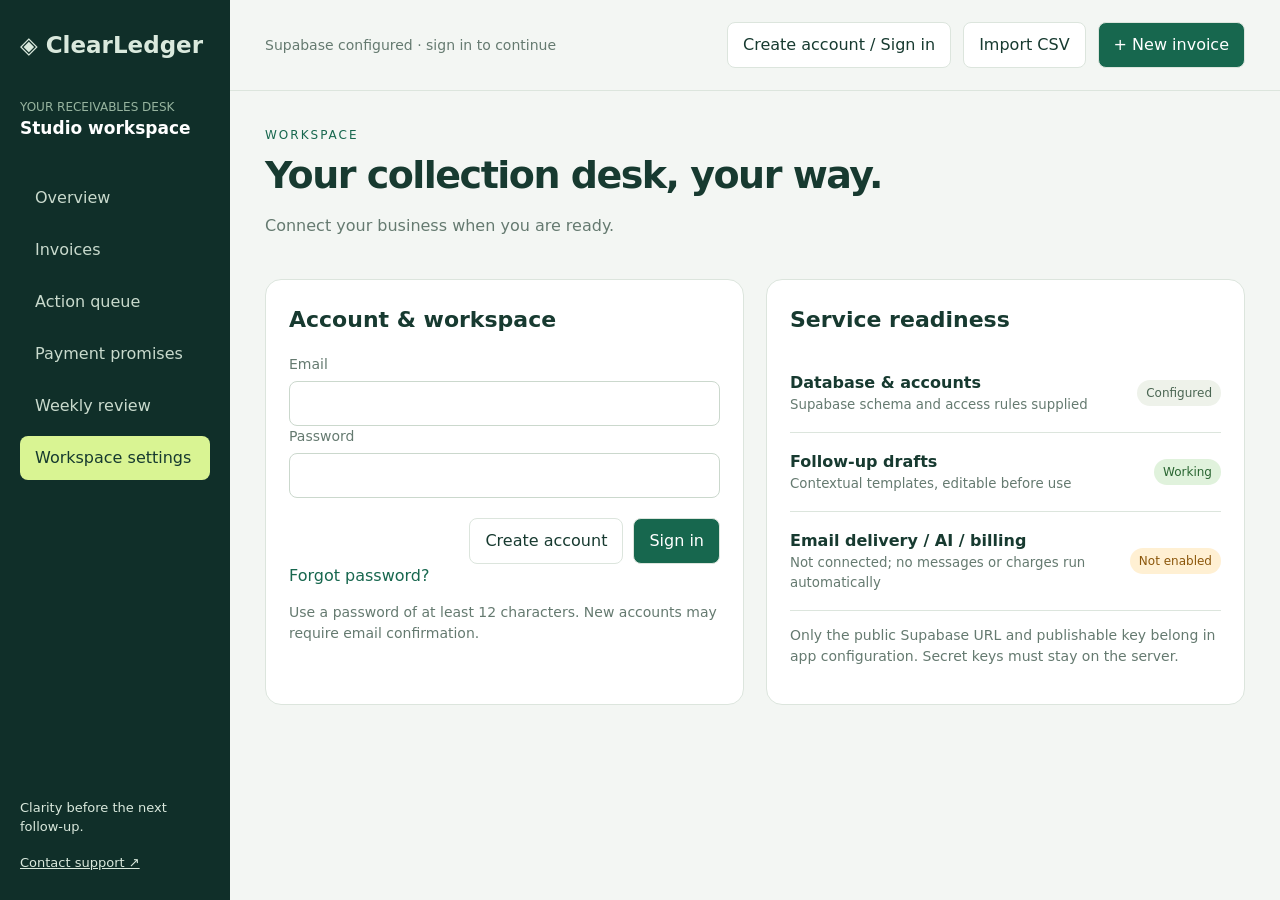
<file: index.html>
<!doctype html>
<html lang="en"><head><meta charset="utf-8"><meta name="viewport" content="width=device-width,initial-scale=1"><title>ClearLedger | Collection workspace</title><meta name="description" content="Turn overdue invoices into a clear action queue with owners, blockers, payment promises, and follow-up drafts."><link rel="stylesheet" href="app.css"></head><body>
<aside><a class="brand" href="index.html">&#9672; ClearLedger</a><div class="workspace">YOUR RECEIVABLES DESK<br><strong id="company">Studio workspace</strong></div><nav id="nav"><button data-view="overview">Overview</button><button data-view="invoices">Invoices</button><button data-view="actions">Action queue</button><button data-view="promises">Payment promises</button><button data-view="reports">Weekly review</button><button data-view="settings">Workspace settings</button></nav><div class="sidebar-bottom">Clarity before the next follow-up.<br><a href="mailto:kartikmarwari700@gmail.com">Contact support &#8599;</a></div></aside>
<main><header><span id="mode">Demo &middot; sample data on this device</span><button id="account">Create account / Sign in</button><button id="import">Import CSV</button><button class="primary" id="add">+ New invoice</button></header><div id="page"></div></main>
<dialog id="modal"><div id="modal-content"></div></dialog><div id="toast" role="status" aria-live="polite"></div><script src="config.js"></script><script src="core.js"></script><script src="app.js"></script><script src="account.js"></script></body></html>
</file>
<file: app.css>
:root{--ink:#173a30;--muted:#657a70;--line:#dce5dd;--green:#17674e}*{box-sizing:border-box}body{margin:0;background:#f3f6f3;color:var(--ink);font:16px/1.5 system-ui,sans-serif}button,input,select,textarea{font:inherit}button{cursor:pointer;border:1px solid var(--line);border-radius:8px;background:white;padding:10px 15px;color:var(--ink)}button:hover{background:#e0ecd9}button:disabled{opacity:.5}.primary{background:var(--green);color:white}a{color:inherit}aside{position:fixed;inset:0 auto 0 0;width:230px;background:#102f29;color:#dae9dd;padding:28px 20px;display:flex;flex-direction:column}.brand{font-size:23px;font-weight:700;text-decoration:none}.workspace{padding:35px 0;font-size:12px;color:#97b49f}.workspace strong{font-size:17px;color:white}nav{display:grid;gap:8px}nav button{text-align:left;background:transparent;border:0;color:#c9dacd}nav button.active{background:#d9f493;color:#173a30}.sidebar-bottom{margin-top:auto;font-size:13px}.sidebar-bottom a{display:block;margin-top:16px}main{margin-left:230px}header{display:flex;gap:12px;align-items:center;padding:22px 35px;border-bottom:1px solid var(--line)}header span{margin-right:auto;font-size:14px;color:var(--muted)}#page{padding:35px;max-width:1600px;margin:auto}h1{font-size:38px;line-height:1.15;letter-spacing:-1.5px;margin:10px 0}h2{font-size:22px;margin:0 0 18px}h3{font-size:17px;margin:0 0 10px}p{color:var(--muted)}.eyebrow{font-size:12px;letter-spacing:2px;color:var(--green)}.title{display:flex;justify-content:space-between;align-items:center;gap:15px;margin-bottom:25px}.cards{display:grid;grid-template-columns:repeat(4,1fr);gap:16px;margin:25px 0}.card,.panel{background:white;border:1px solid var(--line);border-radius:16px;padding:23px}.card small{font-size:14px;color:var(--muted)}.card strong{display:block;font-size:29px;margin:10px 0}.card:first-child{background:#173d31;color:white}.card:first-child small{color:#cbdccb}.grid{display:grid;grid-template-columns:1.6fr 1fr;gap:22px}.panel{margin-bottom:22px}.row{display:flex;justify-content:space-between;align-items:center;gap:20px;border-bottom:1px solid var(--line);padding:17px 0}.row:last-child{border:0}.row small{display:block;color:var(--muted)}.pill{display:inline-block;font-size:12px;background:#eef2ea;color:#4b6653;padding:4px 9px;border-radius:20px;white-space:nowrap}.warn{background:#fff0d3;color:#8b560a}.danger{background:#ffe7e2;color:#a34431}.good{background:#e0f2dc;color:#296531}
.toolbar{display:flex;gap:10px;flex-wrap:wrap;margin:20px 0}input,select,textarea{padding:11px;border:1px solid #cbd8cd;border-radius:8px;background:white;color:var(--ink);max-width:100%}textarea{width:100%;min-height:130px;resize:vertical}.toolbar input{flex:1;min-width:180px}.table-wrap{overflow:auto;background:white;border:1px solid var(--line);border-radius:14px}table{border-collapse:collapse;width:100%;font-size:14px}th{text-align:left;font-weight:500;color:var(--muted);background:#f8faf6}td,th{padding:16px;border-bottom:1px solid var(--line)}td strong{display:block}td small{color:var(--muted)}td button{padding:6px 10px}tbody tr:hover{background:#f7faf4}.empty{text-align:center;padding:45px 20px}.subtle{font-size:14px;color:var(--muted)}dialog{border:0;border-radius:20px;padding:28px;max-width:760px;width:calc(100% - 32px);max-height:90vh;color:var(--ink);box-shadow:0 30px 90px #102f2940}dialog::backdrop{background:#10251fbb;backdrop-filter:blur(4px)}.dialog-head{display:flex;justify-content:space-between;align-items:center;gap:20px}.fields{display:grid;grid-template-columns:1fr 1fr;gap:16px;margin:20px 0}label{display:grid;gap:6px;font-size:14px;color:var(--muted)}label input,label select{width:100%}.wide{grid-column:1/-1}.form-actions{display:flex;gap:10px;justify-content:flex-end;margin-top:20px}.callout{background:#edf4e5;border-left:3px solid #83a552;padding:15px;font-size:14px;margin:18px 0}.error{color:#a34431;background:#fff0ec;padding:12px;border-radius:8px}.bar{height:8px;background:#e7ede3;border-radius:20px;margin:10px 0 18px;overflow:hidden}.bar span{display:block;height:100%;background:#468569}.history{border-left:2px solid #dce6d8;padding-left:18px;margin-top:24px}.history p{font-size:14px;margin-bottom:16px}.history small{display:block}#toast{position:fixed;bottom:24px;left:50%;transform:translateX(-50%);background:#173d31;color:white;border-radius:12px;padding:14px 24px;display:none;z-index:5;max-width:90vw}.settings-grid{display:grid;grid-template-columns:1fr 1fr;gap:22px}pre{white-space:pre-wrap;font:14px/1.6 system-ui}button.link{border:0;background:none;padding:0;color:var(--green);text-align:left}.progress{display:flex;gap:8px;flex-wrap:wrap;margin:20px 0}.progress span{background:#e4eddf;padding:8px 13px;border-radius:20px;font-size:13px}
@media(max-width:1050px){.cards{grid-template-columns:1fr 1fr}.grid,.settings-grid{grid-template-columns:1fr}#page{padding:25px}}@media(max-width:700px){aside{position:static;width:auto;padding:20px}.workspace,.sidebar-bottom{display:none}nav{display:flex;overflow:auto;margin-top:15px}nav button{white-space:nowrap;font-size:14px}main{margin:0}header{flex-wrap:wrap;padding:15px}header span{width:100%}#page{padding:25px 15px}.fields{grid-template-columns:1fr}.wide{grid-column:auto}.title{align-items:flex-start;flex-direction:column}.card{padding:15px}.card strong{font-size:24px}.brand{font-size:22px}}@media(prefers-reduced-motion:no-preference){#page{animation:enter .3s ease}button{transition:background .2s,transform .2s}button:hover{transform:translateY(-1px)}@keyframes enter{from{opacity:.5;transform:translateY(5px)}to{opacity:1;transform:none}}}
.check-label{display:flex;align-items:center;gap:10px;padding:12px;border:1px solid var(--line);border-radius:8px}.check-label input{width:auto}
</file>
